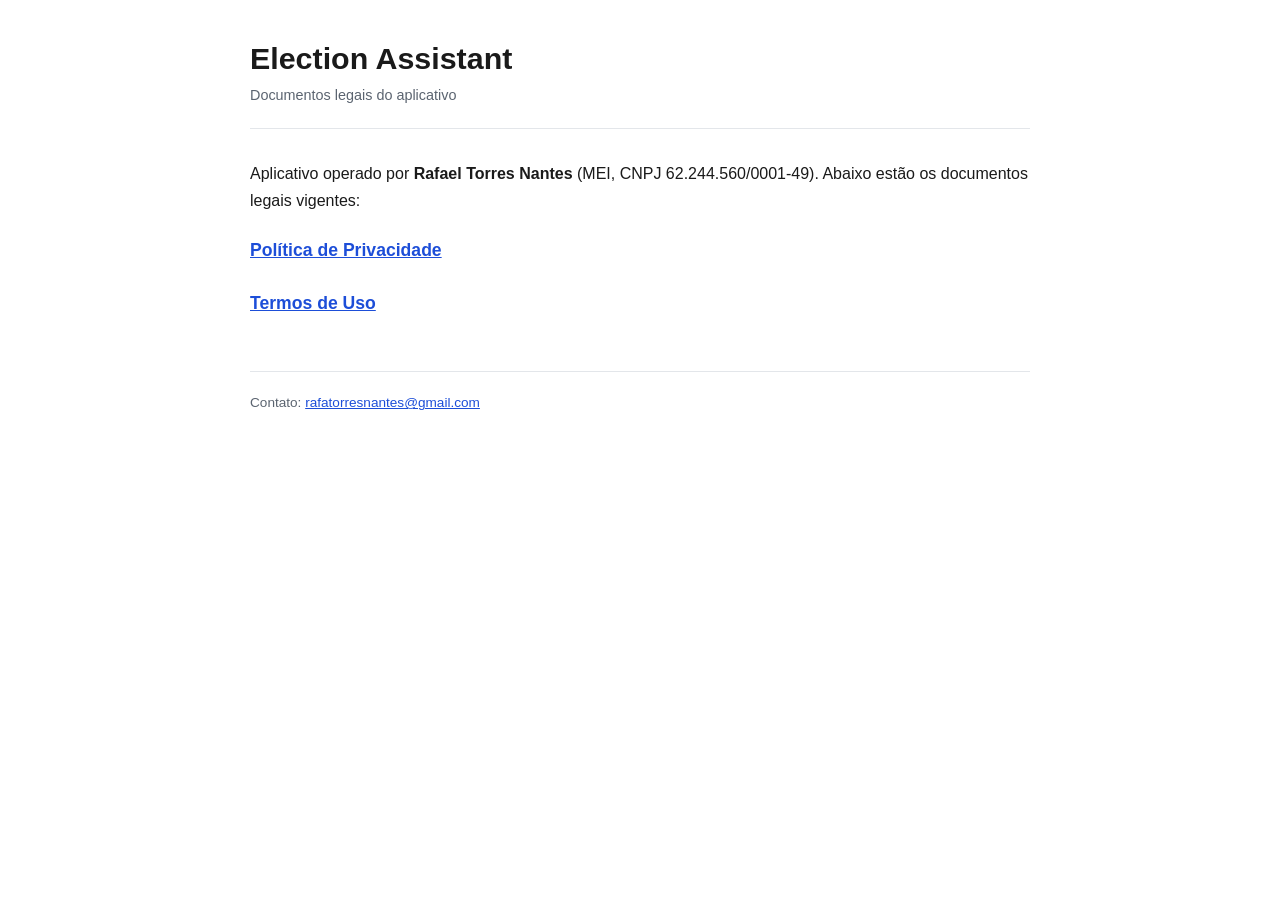
<file: src/election-assistant/index.html>
<!DOCTYPE html>
<html lang="pt-BR">
<head>
  <meta charset="UTF-8">
  <meta name="viewport" content="width=device-width, initial-scale=1.0">
  <title>Election Assistant — Documentos Legais</title>
  <link rel="stylesheet" href="../../styles.css">
</head>
<body>
  <div class="wrap">
    <header class="doc">
      <h1>Election Assistant</h1>
      <p class="updated">Documentos legais do aplicativo</p>
    </header>

    <p>Aplicativo operado por <strong>Rafael Torres Nantes</strong> (MEI, CNPJ 62.244.560/0001-49).
       Abaixo estão os documentos legais vigentes:</p>

    <ul class="home-links">
      <li><a href="privacy-policy.html">Política de Privacidade</a></li>
      <li><a href="terms-of-service.html">Termos de Uso</a></li>
    </ul>

    <footer class="doc">
      Contato: <a href="mailto:rafatorresnantes@gmail.com">rafatorresnantes@gmail.com</a>
    </footer>
  </div>
</body>
</html>
</file>
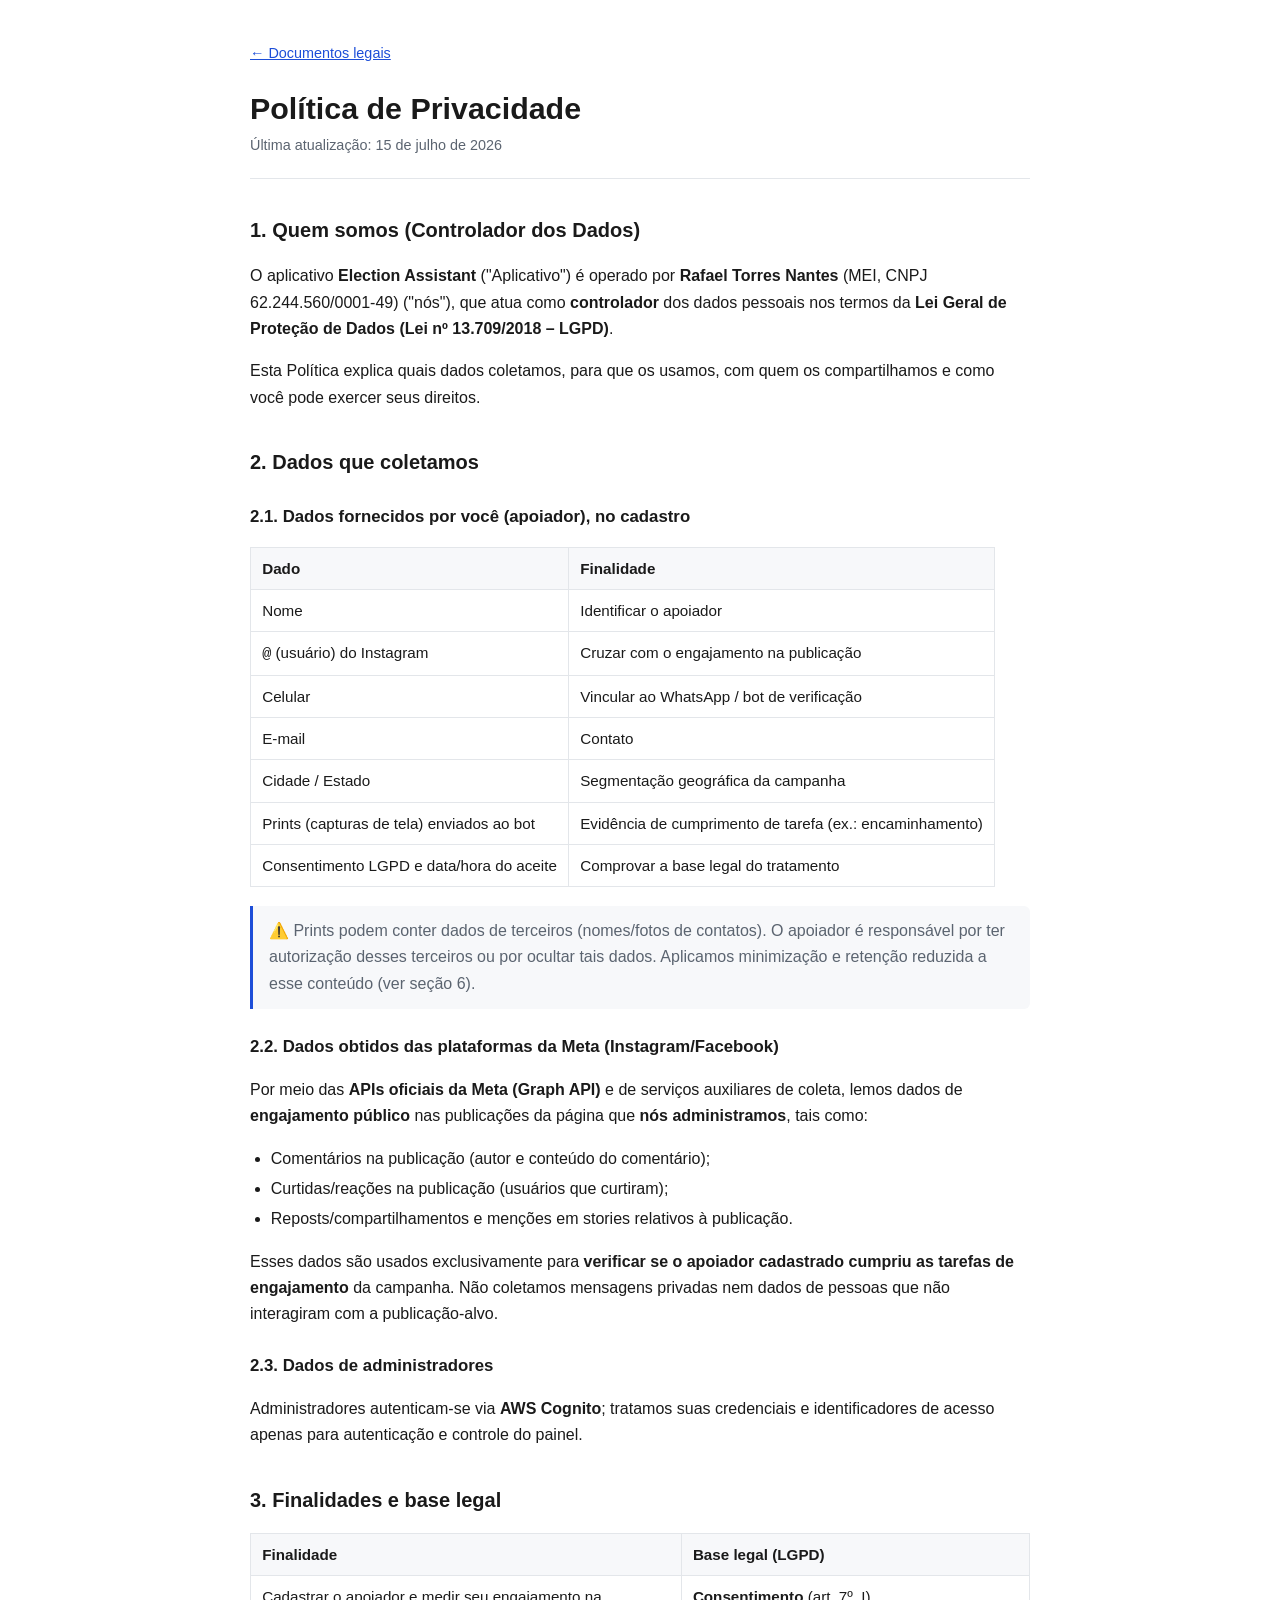
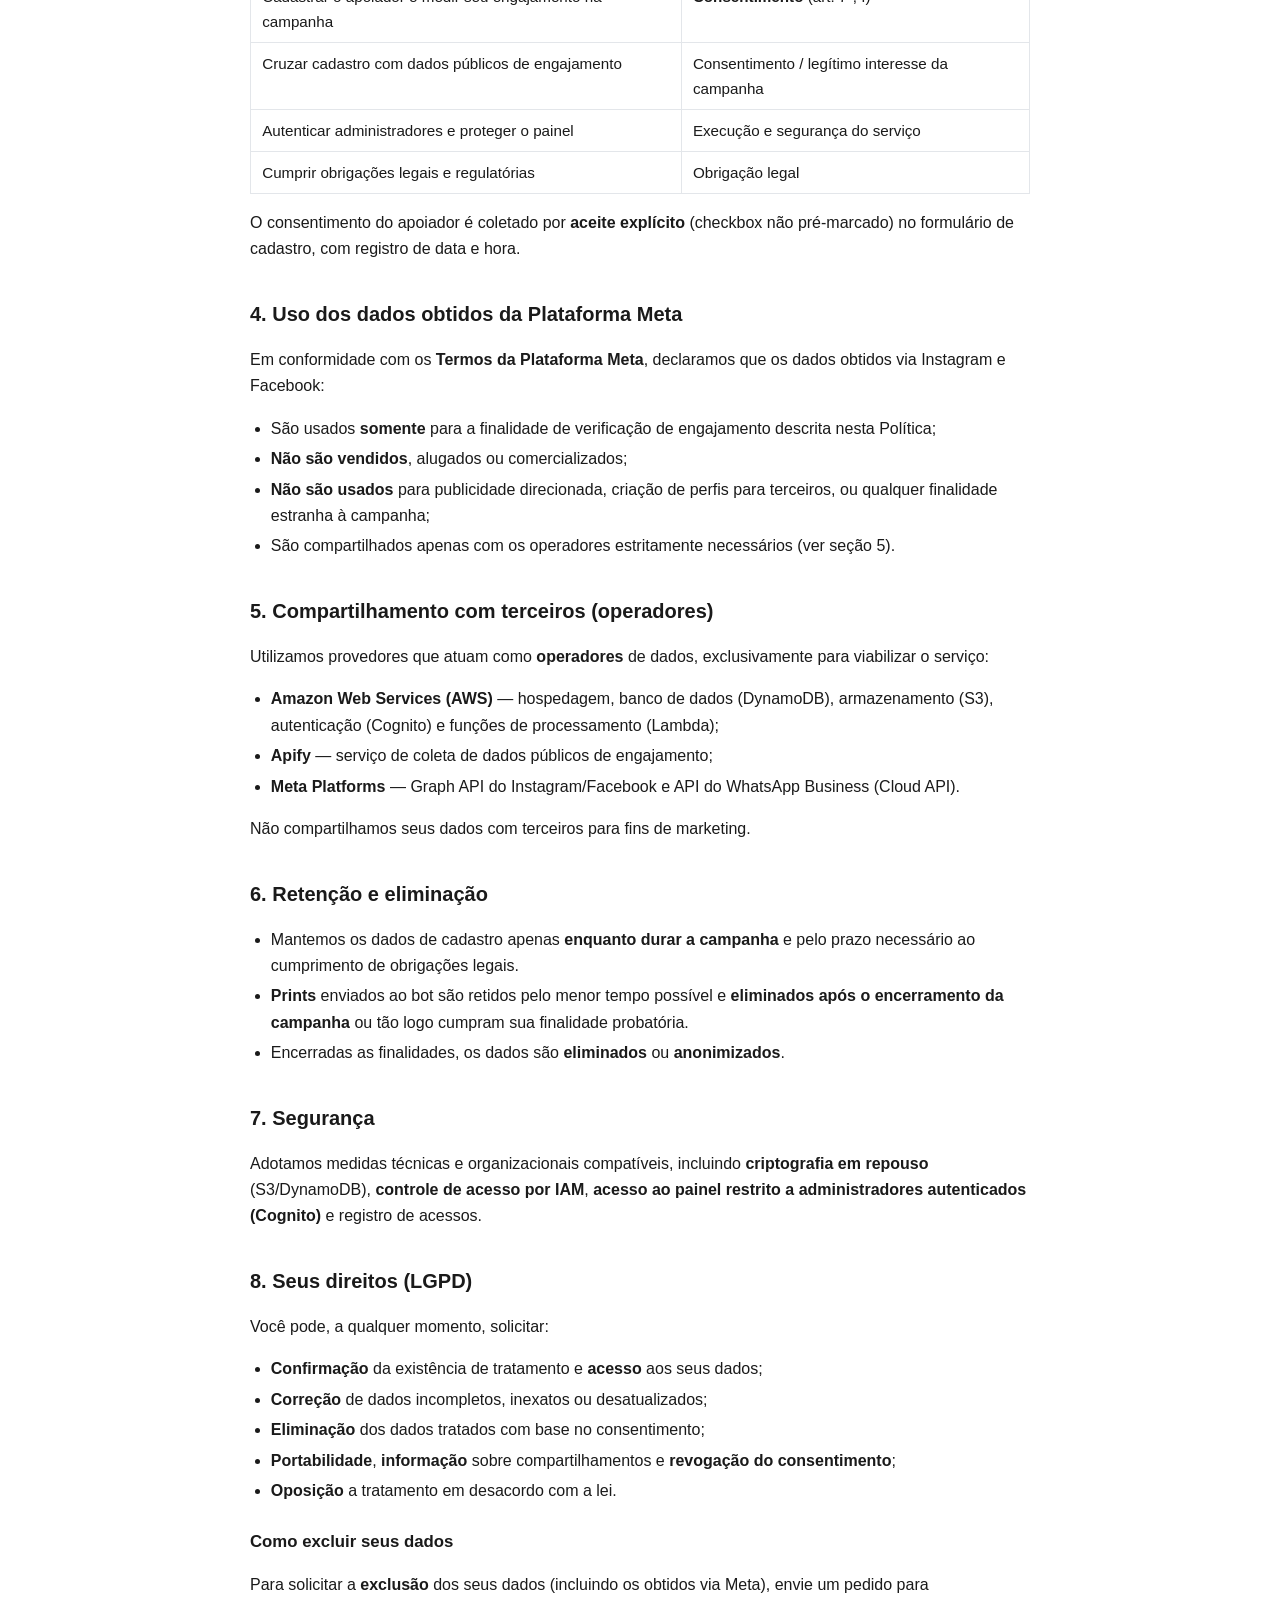
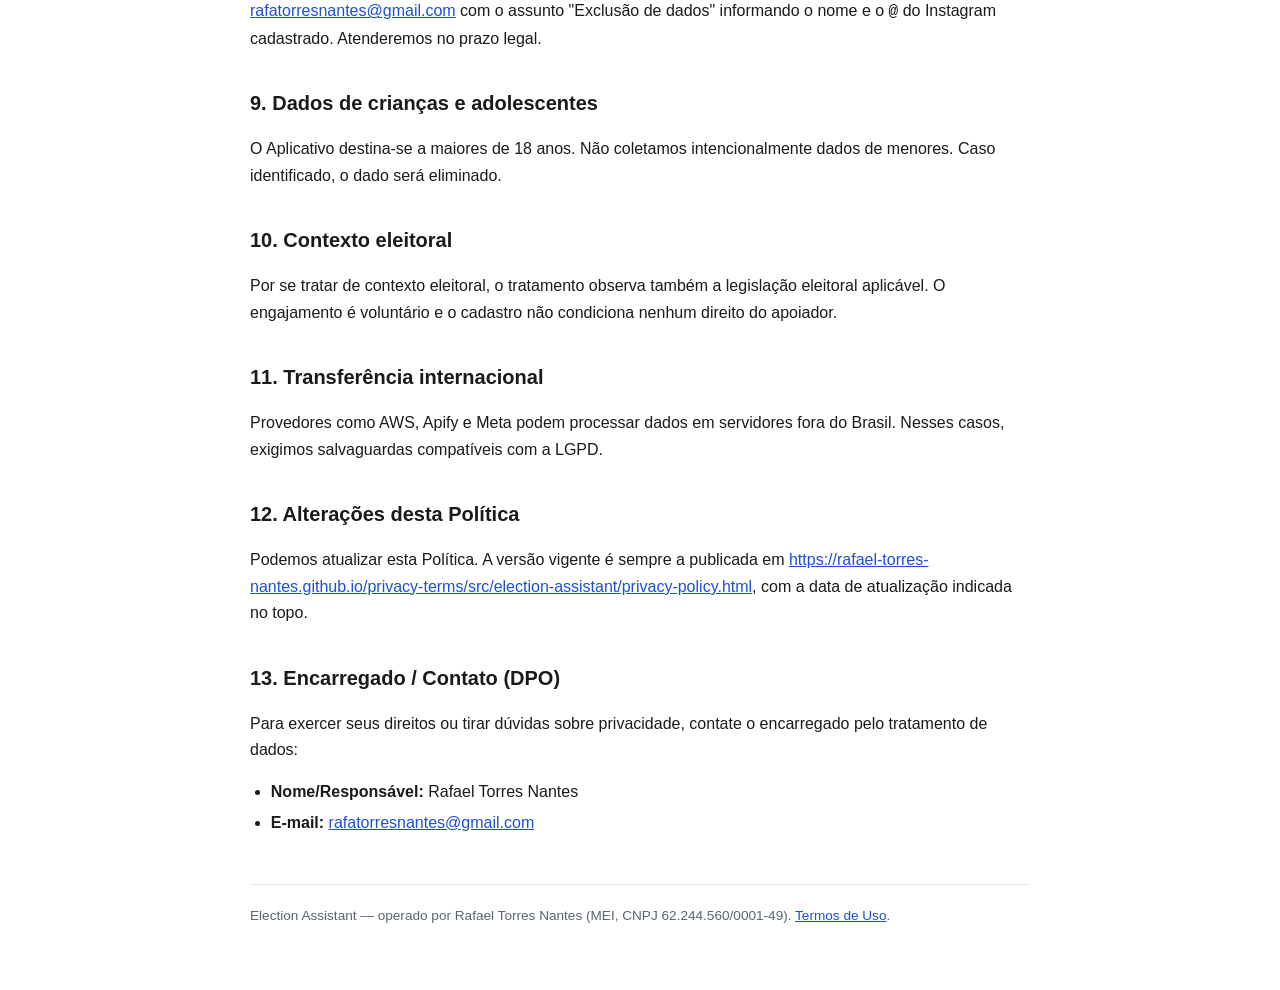
<file: src/election-assistant/privacy-policy.html>
<!DOCTYPE html>
<html lang="pt-BR">
<head>
  <meta charset="UTF-8">
  <meta name="viewport" content="width=device-width, initial-scale=1.0">
  <title>Política de Privacidade — Election Assistant</title>
  <link rel="stylesheet" href="../../styles.css">
</head>
<body>
  <div class="wrap">
    <a class="backlink" href="index.html">&larr; Documentos legais</a>
    <header class="doc">
      <h1>Política de Privacidade</h1>
      <p class="updated">Última atualização: 15 de julho de 2026</p>
    </header>

    <h2>1. Quem somos (Controlador dos Dados)</h2>
    <p>O aplicativo <strong>Election Assistant</strong> ("Aplicativo") é operado por
      <strong>Rafael Torres Nantes</strong> (MEI, CNPJ 62.244.560/0001-49) ("nós"), que atua como
      <strong>controlador</strong> dos dados pessoais nos termos da
      <strong>Lei Geral de Proteção de Dados (Lei nº 13.709/2018 – LGPD)</strong>.</p>
    <p>Esta Política explica quais dados coletamos, para que os usamos, com quem os compartilhamos e
      como você pode exercer seus direitos.</p>

    <h2>2. Dados que coletamos</h2>

    <h3>2.1. Dados fornecidos por você (apoiador), no cadastro</h3>
    <table>
      <thead><tr><th>Dado</th><th>Finalidade</th></tr></thead>
      <tbody>
        <tr><td>Nome</td><td>Identificar o apoiador</td></tr>
        <tr><td><code>@</code> (usuário) do Instagram</td><td>Cruzar com o engajamento na publicação</td></tr>
        <tr><td>Celular</td><td>Vincular ao WhatsApp / bot de verificação</td></tr>
        <tr><td>E-mail</td><td>Contato</td></tr>
        <tr><td>Cidade / Estado</td><td>Segmentação geográfica da campanha</td></tr>
        <tr><td>Prints (capturas de tela) enviados ao bot</td><td>Evidência de cumprimento de tarefa (ex.: encaminhamento)</td></tr>
        <tr><td>Consentimento LGPD e data/hora do aceite</td><td>Comprovar a base legal do tratamento</td></tr>
      </tbody>
    </table>
    <blockquote>⚠️ Prints podem conter dados de terceiros (nomes/fotos de contatos). O apoiador é
      responsável por ter autorização desses terceiros ou por ocultar tais dados. Aplicamos
      minimização e retenção reduzida a esse conteúdo (ver seção 6).</blockquote>

    <h3>2.2. Dados obtidos das plataformas da Meta (Instagram/Facebook)</h3>
    <p>Por meio das <strong>APIs oficiais da Meta (Graph API)</strong> e de serviços auxiliares de
      coleta, lemos dados de <strong>engajamento público</strong> nas publicações da página que
      <strong>nós administramos</strong>, tais como:</p>
    <ul>
      <li>Comentários na publicação (autor e conteúdo do comentário);</li>
      <li>Curtidas/reações na publicação (usuários que curtiram);</li>
      <li>Reposts/compartilhamentos e menções em stories relativos à publicação.</li>
    </ul>
    <p>Esses dados são usados exclusivamente para <strong>verificar se o apoiador cadastrado cumpriu
      as tarefas de engajamento</strong> da campanha. Não coletamos mensagens privadas nem dados de
      pessoas que não interagiram com a publicação-alvo.</p>

    <h3>2.3. Dados de administradores</h3>
    <p>Administradores autenticam-se via <strong>AWS Cognito</strong>; tratamos suas credenciais e
      identificadores de acesso apenas para autenticação e controle do painel.</p>

    <h2>3. Finalidades e base legal</h2>
    <table>
      <thead><tr><th>Finalidade</th><th>Base legal (LGPD)</th></tr></thead>
      <tbody>
        <tr><td>Cadastrar o apoiador e medir seu engajamento na campanha</td><td><strong>Consentimento</strong> (art. 7º, I)</td></tr>
        <tr><td>Cruzar cadastro com dados públicos de engajamento</td><td>Consentimento / legítimo interesse da campanha</td></tr>
        <tr><td>Autenticar administradores e proteger o painel</td><td>Execução e segurança do serviço</td></tr>
        <tr><td>Cumprir obrigações legais e regulatórias</td><td>Obrigação legal</td></tr>
      </tbody>
    </table>
    <p>O consentimento do apoiador é coletado por <strong>aceite explícito</strong> (checkbox não
      pré-marcado) no formulário de cadastro, com registro de data e hora.</p>

    <h2>4. Uso dos dados obtidos da Plataforma Meta</h2>
    <p>Em conformidade com os <strong>Termos da Plataforma Meta</strong>, declaramos que os dados
      obtidos via Instagram e Facebook:</p>
    <ul>
      <li>São usados <strong>somente</strong> para a finalidade de verificação de engajamento descrita nesta Política;</li>
      <li><strong>Não são vendidos</strong>, alugados ou comercializados;</li>
      <li><strong>Não são usados</strong> para publicidade direcionada, criação de perfis para terceiros, ou qualquer finalidade estranha à campanha;</li>
      <li>São compartilhados apenas com os operadores estritamente necessários (ver seção 5).</li>
    </ul>

    <h2>5. Compartilhamento com terceiros (operadores)</h2>
    <p>Utilizamos provedores que atuam como <strong>operadores</strong> de dados, exclusivamente para
      viabilizar o serviço:</p>
    <ul>
      <li><strong>Amazon Web Services (AWS)</strong> — hospedagem, banco de dados (DynamoDB), armazenamento (S3), autenticação (Cognito) e funções de processamento (Lambda);</li>
      <li><strong>Apify</strong> — serviço de coleta de dados públicos de engajamento;</li>
      <li><strong>Meta Platforms</strong> — Graph API do Instagram/Facebook e API do WhatsApp Business (Cloud API).</li>
    </ul>
    <p>Não compartilhamos seus dados com terceiros para fins de marketing.</p>

    <h2>6. Retenção e eliminação</h2>
    <ul>
      <li>Mantemos os dados de cadastro apenas <strong>enquanto durar a campanha</strong> e pelo prazo necessário ao cumprimento de obrigações legais.</li>
      <li><strong>Prints</strong> enviados ao bot são retidos pelo menor tempo possível e <strong>eliminados após o encerramento da campanha</strong> ou tão logo cumpram sua finalidade probatória.</li>
      <li>Encerradas as finalidades, os dados são <strong>eliminados</strong> ou <strong>anonimizados</strong>.</li>
    </ul>

    <h2>7. Segurança</h2>
    <p>Adotamos medidas técnicas e organizacionais compatíveis, incluindo <strong>criptografia em
      repouso</strong> (S3/DynamoDB), <strong>controle de acesso por IAM</strong>, <strong>acesso ao
      painel restrito a administradores autenticados (Cognito)</strong> e registro de acessos.</p>

    <h2>8. Seus direitos (LGPD)</h2>
    <p>Você pode, a qualquer momento, solicitar:</p>
    <ul>
      <li><strong>Confirmação</strong> da existência de tratamento e <strong>acesso</strong> aos seus dados;</li>
      <li><strong>Correção</strong> de dados incompletos, inexatos ou desatualizados;</li>
      <li><strong>Eliminação</strong> dos dados tratados com base no consentimento;</li>
      <li><strong>Portabilidade</strong>, <strong>informação</strong> sobre compartilhamentos e <strong>revogação do consentimento</strong>;</li>
      <li><strong>Oposição</strong> a tratamento em desacordo com a lei.</li>
    </ul>

    <h3>Como excluir seus dados</h3>
    <p>Para solicitar a <strong>exclusão</strong> dos seus dados (incluindo os obtidos via Meta),
      envie um pedido para <a href="mailto:rafatorresnantes@gmail.com">rafatorresnantes@gmail.com</a>
      com o assunto "Exclusão de dados" informando o nome e o <code>@</code> do Instagram cadastrado.
      Atenderemos no prazo legal.</p>

    <h2>9. Dados de crianças e adolescentes</h2>
    <p>O Aplicativo destina-se a maiores de 18 anos. Não coletamos intencionalmente dados de menores.
      Caso identificado, o dado será eliminado.</p>

    <h2>10. Contexto eleitoral</h2>
    <p>Por se tratar de contexto eleitoral, o tratamento observa também a legislação eleitoral
      aplicável. O engajamento é voluntário e o cadastro não condiciona nenhum direito do apoiador.</p>

    <h2>11. Transferência internacional</h2>
    <p>Provedores como AWS, Apify e Meta podem processar dados em servidores fora do Brasil. Nesses
      casos, exigimos salvaguardas compatíveis com a LGPD.</p>

    <h2>12. Alterações desta Política</h2>
    <p>Podemos atualizar esta Política. A versão vigente é sempre a publicada em
      <a href="https://rafael-torres-nantes.github.io/privacy-terms/src/election-assistant/privacy-policy.html">https://rafael-torres-nantes.github.io/privacy-terms/src/election-assistant/privacy-policy.html</a>,
      com a data de atualização indicada no topo.</p>

    <h2>13. Encarregado / Contato (DPO)</h2>
    <p>Para exercer seus direitos ou tirar dúvidas sobre privacidade, contate o encarregado pelo
      tratamento de dados:</p>
    <ul>
      <li><strong>Nome/Responsável:</strong> Rafael Torres Nantes</li>
      <li><strong>E-mail:</strong> <a href="mailto:rafatorresnantes@gmail.com">rafatorresnantes@gmail.com</a></li>
    </ul>

    <footer class="doc">
      Election Assistant — operado por Rafael Torres Nantes (MEI, CNPJ 62.244.560/0001-49).
      <a href="terms-of-service.html">Termos de Uso</a>.
    </footer>
  </div>
</body>
</html>
</file>
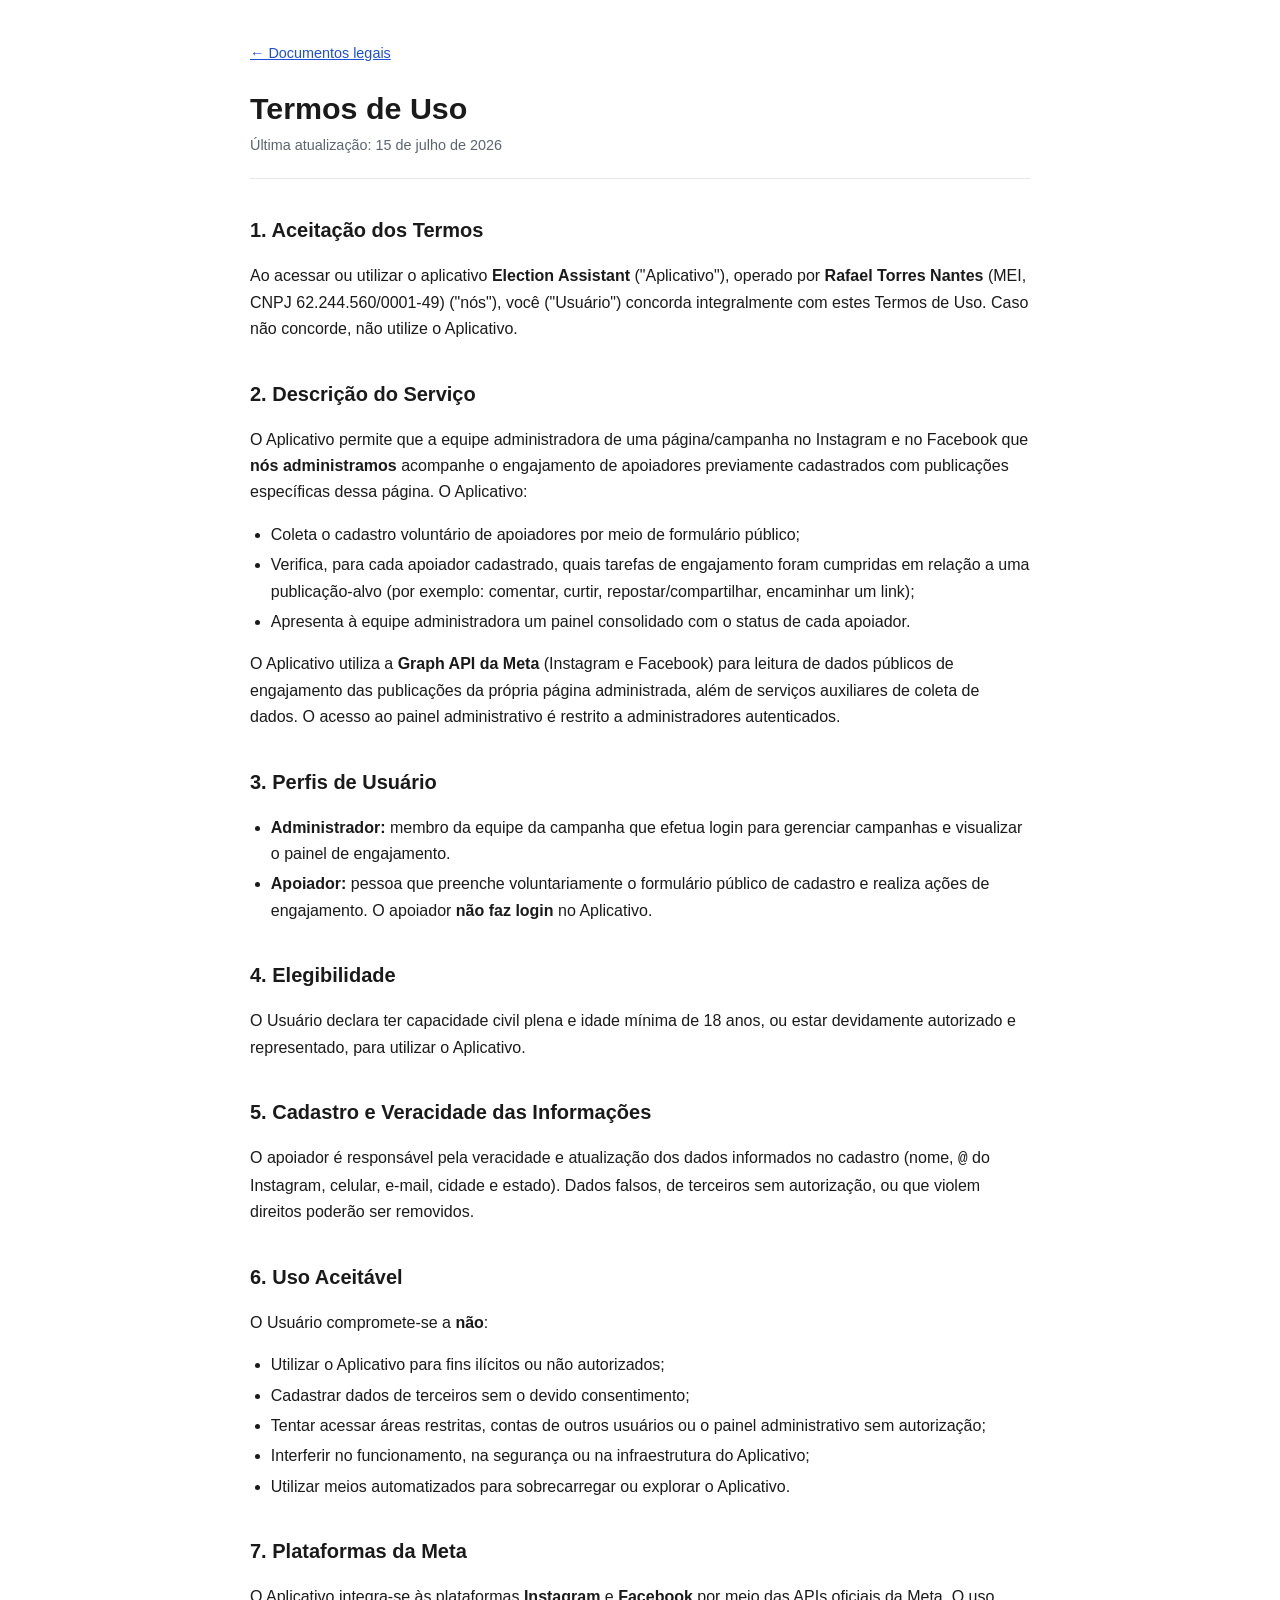
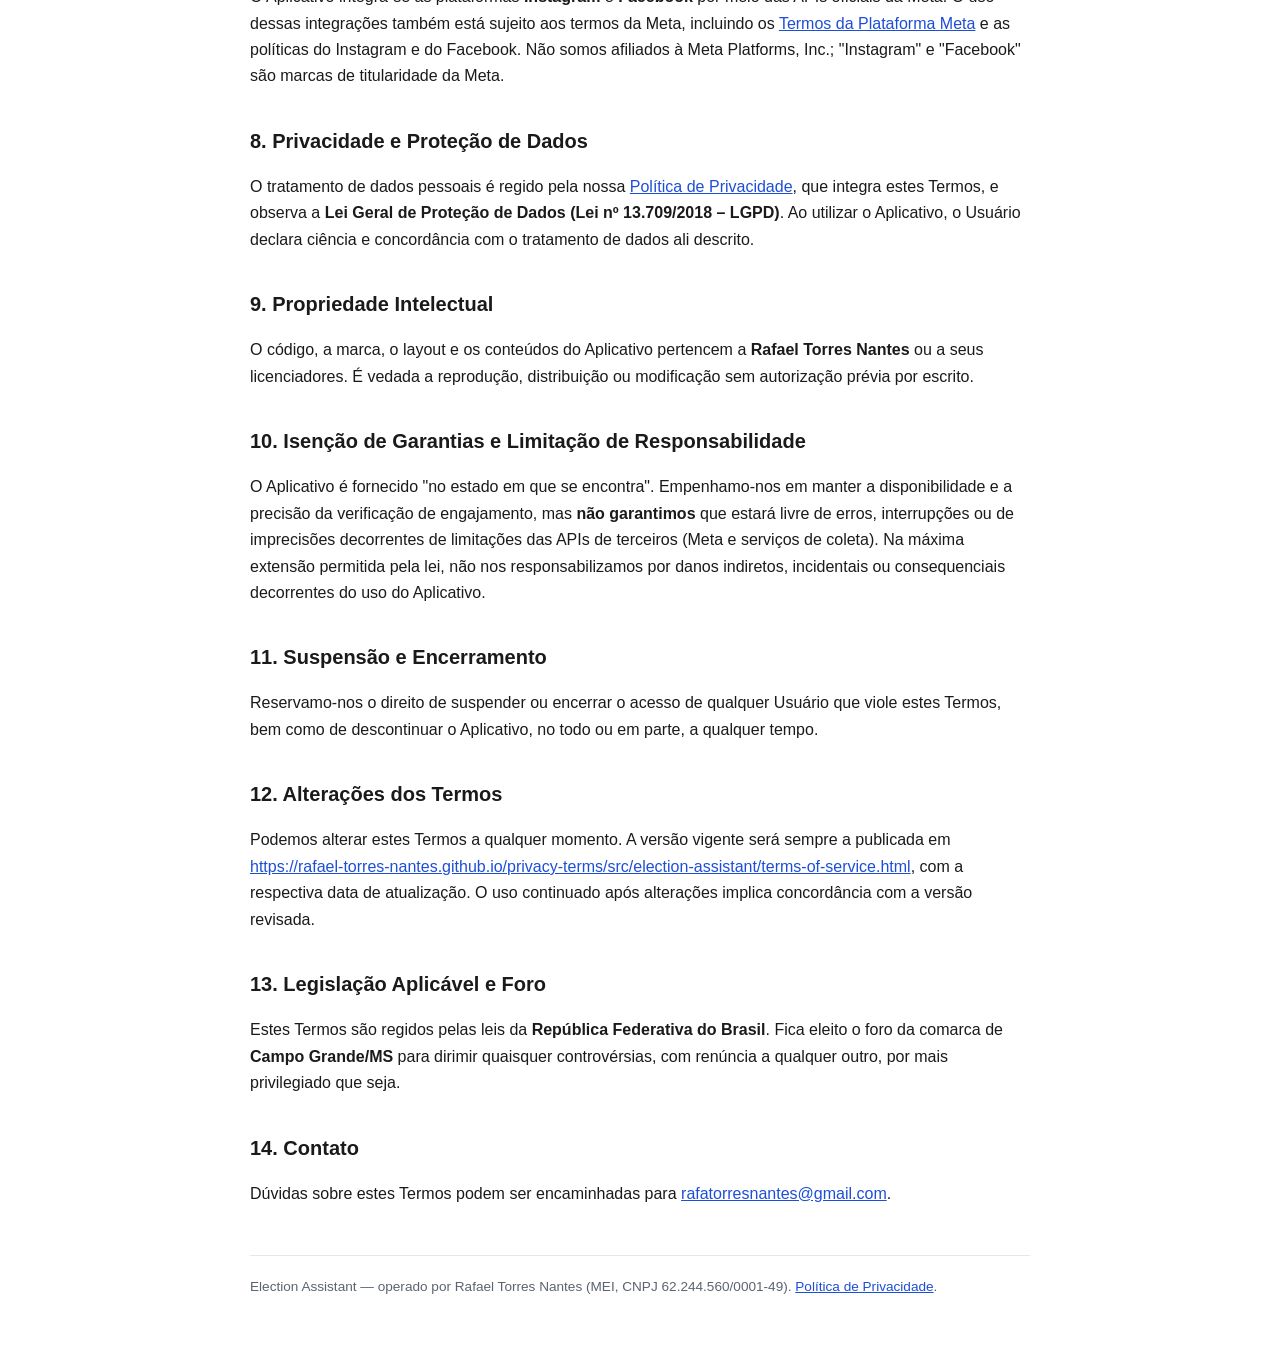
<file: src/election-assistant/terms-of-service.html>
<!DOCTYPE html>
<html lang="pt-BR">
<head>
  <meta charset="UTF-8">
  <meta name="viewport" content="width=device-width, initial-scale=1.0">
  <title>Termos de Uso — Election Assistant</title>
  <link rel="stylesheet" href="../../styles.css">
</head>
<body>
  <div class="wrap">
    <a class="backlink" href="index.html">&larr; Documentos legais</a>
    <header class="doc">
      <h1>Termos de Uso</h1>
      <p class="updated">Última atualização: 15 de julho de 2026</p>
    </header>

    <h2>1. Aceitação dos Termos</h2>
    <p>Ao acessar ou utilizar o aplicativo <strong>Election Assistant</strong> ("Aplicativo"),
      operado por <strong>Rafael Torres Nantes</strong> (MEI, CNPJ 62.244.560/0001-49) ("nós"), você
      ("Usuário") concorda integralmente com estes Termos de Uso. Caso não concorde, não utilize o
      Aplicativo.</p>

    <h2>2. Descrição do Serviço</h2>
    <p>O Aplicativo permite que a equipe administradora de uma página/campanha no Instagram e no
      Facebook que <strong>nós administramos</strong> acompanhe o engajamento de apoiadores
      previamente cadastrados com publicações específicas dessa página. O Aplicativo:</p>
    <ul>
      <li>Coleta o cadastro voluntário de apoiadores por meio de formulário público;</li>
      <li>Verifica, para cada apoiador cadastrado, quais tarefas de engajamento foram cumpridas em
        relação a uma publicação-alvo (por exemplo: comentar, curtir, repostar/compartilhar,
        encaminhar um link);</li>
      <li>Apresenta à equipe administradora um painel consolidado com o status de cada apoiador.</li>
    </ul>
    <p>O Aplicativo utiliza a <strong>Graph API da Meta</strong> (Instagram e Facebook) para leitura
      de dados públicos de engajamento das publicações da própria página administrada, além de
      serviços auxiliares de coleta de dados. O acesso ao painel administrativo é restrito a
      administradores autenticados.</p>

    <h2>3. Perfis de Usuário</h2>
    <ul>
      <li><strong>Administrador:</strong> membro da equipe da campanha que efetua login para
        gerenciar campanhas e visualizar o painel de engajamento.</li>
      <li><strong>Apoiador:</strong> pessoa que preenche voluntariamente o formulário público de
        cadastro e realiza ações de engajamento. O apoiador <strong>não faz login</strong> no
        Aplicativo.</li>
    </ul>

    <h2>4. Elegibilidade</h2>
    <p>O Usuário declara ter capacidade civil plena e idade mínima de 18 anos, ou estar devidamente
      autorizado e representado, para utilizar o Aplicativo.</p>

    <h2>5. Cadastro e Veracidade das Informações</h2>
    <p>O apoiador é responsável pela veracidade e atualização dos dados informados no cadastro (nome,
      <code>@</code> do Instagram, celular, e-mail, cidade e estado). Dados falsos, de terceiros sem
      autorização, ou que violem direitos poderão ser removidos.</p>

    <h2>6. Uso Aceitável</h2>
    <p>O Usuário compromete-se a <strong>não</strong>:</p>
    <ul>
      <li>Utilizar o Aplicativo para fins ilícitos ou não autorizados;</li>
      <li>Cadastrar dados de terceiros sem o devido consentimento;</li>
      <li>Tentar acessar áreas restritas, contas de outros usuários ou o painel administrativo sem autorização;</li>
      <li>Interferir no funcionamento, na segurança ou na infraestrutura do Aplicativo;</li>
      <li>Utilizar meios automatizados para sobrecarregar ou explorar o Aplicativo.</li>
    </ul>

    <h2>7. Plataformas da Meta</h2>
    <p>O Aplicativo integra-se às plataformas <strong>Instagram</strong> e <strong>Facebook</strong>
      por meio das APIs oficiais da Meta. O uso dessas integrações também está sujeito aos termos da
      Meta, incluindo os <a href="https://developers.facebook.com/terms/">Termos da Plataforma
      Meta</a> e as políticas do Instagram e do Facebook. Não somos afiliados à Meta Platforms, Inc.;
      "Instagram" e "Facebook" são marcas de titularidade da Meta.</p>

    <h2>8. Privacidade e Proteção de Dados</h2>
    <p>O tratamento de dados pessoais é regido pela nossa
      <a href="privacy-policy.html">Política de Privacidade</a>, que integra estes Termos, e observa a
      <strong>Lei Geral de Proteção de Dados (Lei nº 13.709/2018 – LGPD)</strong>. Ao utilizar o
      Aplicativo, o Usuário declara ciência e concordância com o tratamento de dados ali descrito.</p>

    <h2>9. Propriedade Intelectual</h2>
    <p>O código, a marca, o layout e os conteúdos do Aplicativo pertencem a
      <strong>Rafael Torres Nantes</strong> ou a seus licenciadores. É vedada a reprodução,
      distribuição ou modificação sem autorização prévia por escrito.</p>

    <h2>10. Isenção de Garantias e Limitação de Responsabilidade</h2>
    <p>O Aplicativo é fornecido "no estado em que se encontra". Empenhamo-nos em manter a
      disponibilidade e a precisão da verificação de engajamento, mas <strong>não garantimos</strong>
      que estará livre de erros, interrupções ou de imprecisões decorrentes de limitações das APIs de
      terceiros (Meta e serviços de coleta). Na máxima extensão permitida pela lei, não nos
      responsabilizamos por danos indiretos, incidentais ou consequenciais decorrentes do uso do
      Aplicativo.</p>

    <h2>11. Suspensão e Encerramento</h2>
    <p>Reservamo-nos o direito de suspender ou encerrar o acesso de qualquer Usuário que viole estes
      Termos, bem como de descontinuar o Aplicativo, no todo ou em parte, a qualquer tempo.</p>

    <h2>12. Alterações dos Termos</h2>
    <p>Podemos alterar estes Termos a qualquer momento. A versão vigente será sempre a publicada em
      <a href="https://rafael-torres-nantes.github.io/privacy-terms/src/election-assistant/terms-of-service.html">https://rafael-torres-nantes.github.io/privacy-terms/src/election-assistant/terms-of-service.html</a>,
      com a respectiva data de atualização. O uso continuado após alterações implica concordância com
      a versão revisada.</p>

    <h2>13. Legislação Aplicável e Foro</h2>
    <p>Estes Termos são regidos pelas leis da <strong>República Federativa do Brasil</strong>. Fica
      eleito o foro da comarca de <strong>Campo Grande/MS</strong> para dirimir quaisquer
      controvérsias, com renúncia a qualquer outro, por mais privilegiado que seja.</p>

    <h2>14. Contato</h2>
    <p>Dúvidas sobre estes Termos podem ser encaminhadas para
      <a href="mailto:rafatorresnantes@gmail.com">rafatorresnantes@gmail.com</a>.</p>

    <footer class="doc">
      Election Assistant — operado por Rafael Torres Nantes (MEI, CNPJ 62.244.560/0001-49).
      <a href="privacy-policy.html">Política de Privacidade</a>.
    </footer>
  </div>
</body>
</html>
</file>
<file: styles.css>
:root {
  color-scheme: light dark;
  --bg: #ffffff;
  --fg: #1a1a1a;
  --muted: #5b6470;
  --border: #e3e6ea;
  --accent: #1d4ed8;
  --card: #f7f8fa;
}

@media (prefers-color-scheme: dark) {
  :root {
    --bg: #0f1115;
    --fg: #e6e8eb;
    --muted: #9aa4b0;
    --border: #262b33;
    --accent: #6ea8fe;
    --card: #161a20;
  }
}

* { box-sizing: border-box; }

body {
  margin: 0;
  background: var(--bg);
  color: var(--fg);
  font-family: -apple-system, BlinkMacSystemFont, "Segoe UI", Roboto, Helvetica, Arial, sans-serif;
  line-height: 1.65;
  font-size: 16px;
}

.wrap {
  max-width: 820px;
  margin: 0 auto;
  padding: 2.5rem 1.25rem 4rem;
}

header.doc {
  border-bottom: 1px solid var(--border);
  padding-bottom: 1.25rem;
  margin-bottom: 2rem;
}

h1 { font-size: 1.9rem; line-height: 1.2; margin: 0 0 .5rem; }
h2 { font-size: 1.25rem; margin: 2.2rem 0 .6rem; }
h3 { font-size: 1.05rem; margin: 1.5rem 0 .4rem; }

.updated { color: var(--muted); font-size: .9rem; margin: 0; }

a { color: var(--accent); }

table {
  width: 100%;
  border-collapse: collapse;
  margin: 1rem 0;
  font-size: .95rem;
  display: block;
  overflow-x: auto;
}
th, td { border: 1px solid var(--border); padding: .5rem .7rem; text-align: left; vertical-align: top; }
th { background: var(--card); font-weight: 600; }

blockquote {
  margin: 1.2rem 0;
  padding: .75rem 1rem;
  border-left: 3px solid var(--accent);
  background: var(--card);
  border-radius: 0 6px 6px 0;
  color: var(--muted);
}

ul { padding-left: 1.3rem; }
li { margin: .25rem 0; }

.home-links { list-style: none; padding: 0; }
.home-links li { margin: .8rem 0; }
.home-links a {
  display: inline-block;
  padding: .35rem 0;
  font-size: 1.1rem;
  font-weight: 600;
}

.backlink { display: inline-block; margin-bottom: 1.5rem; font-size: .9rem; }

footer.doc {
  margin-top: 3rem;
  padding-top: 1.25rem;
  border-top: 1px solid var(--border);
  color: var(--muted);
  font-size: .85rem;
}
</file>
